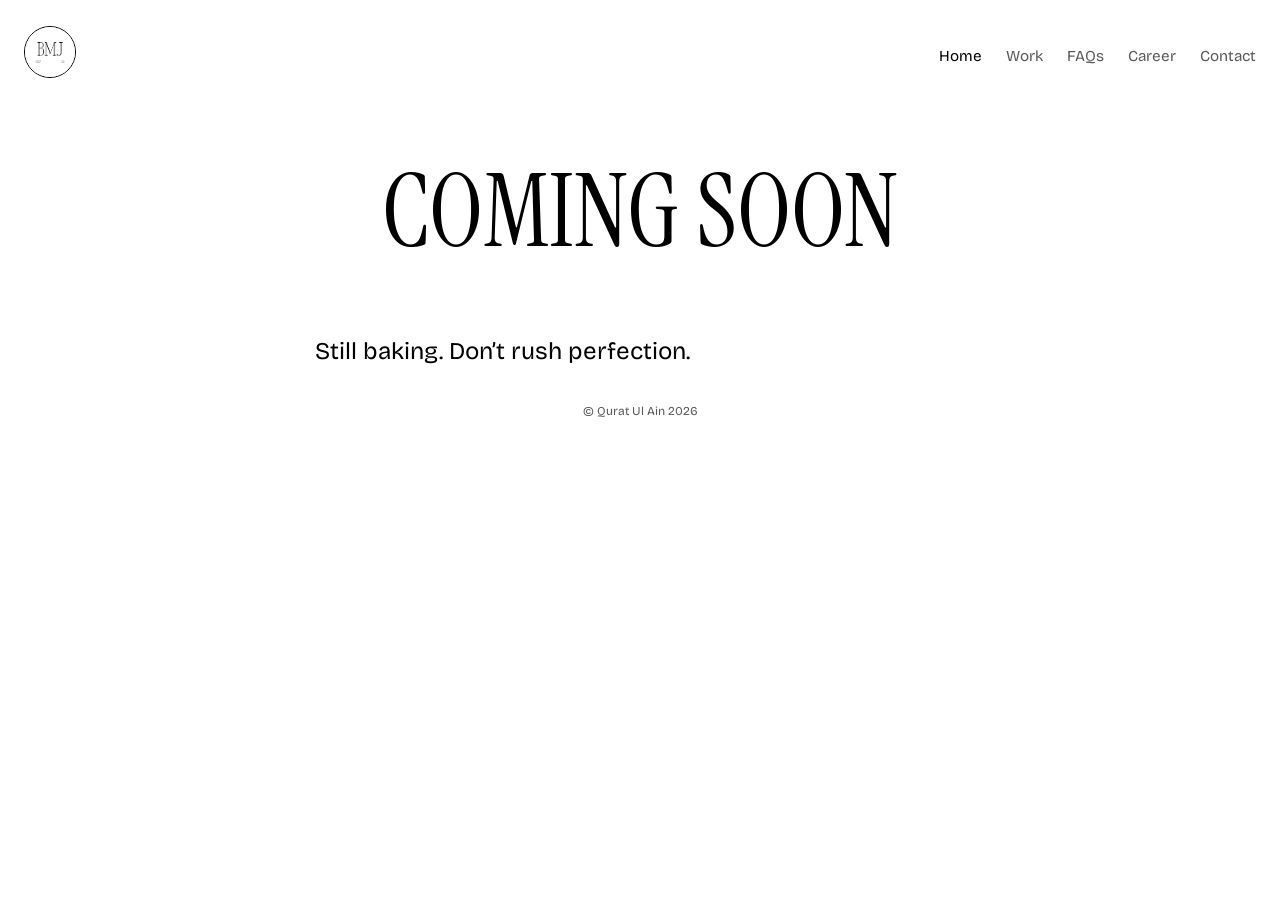
<file: index.html>
<!DOCTYPE html>
<html lang="en">

<head>
    <meta charset="UTF-8">
    <meta name="viewport" content="width=device-width, initial-scale=1.0">
    <meta name="description" content="Homepage of BMJ Creative Studio">
    <title>Home — BMJ Creative Studio</title>
    <link rel="stylesheet" href="css/style.css">
</head>

<body>
    <header class="navbar">
        <div class="logo">
            <img src="assets/images/logo.png" alt="BMJ Creative Studio Logo">
        </div>

        <button class="menu-toggle" aria-label="Toggle menu" type="button" aria-expanded="false"
            aria-controls="site-nav">•••</button>

        <nav class="nav-links" id="site-nav">
            <a href="index.html" class="active" aria-current="page">Home</a>
            <a href="work.html">Work</a>
            <a href="faqs.html">FAQs</a>
            <a href="career.html">Career</a>
            <a href="contact.html">Contact</a>
        </nav>
    </header>
    <main>
      <h1>Coming Soon</h1>
        <p class="intro">Still baking. Don’t rush perfection.</p>
    </main>
      <footer>
        <p>&copy; Qurat Ul Ain 2026</p>
    </footer>
    <script src="js/script.js"></script>
</body>

</html>
</file>
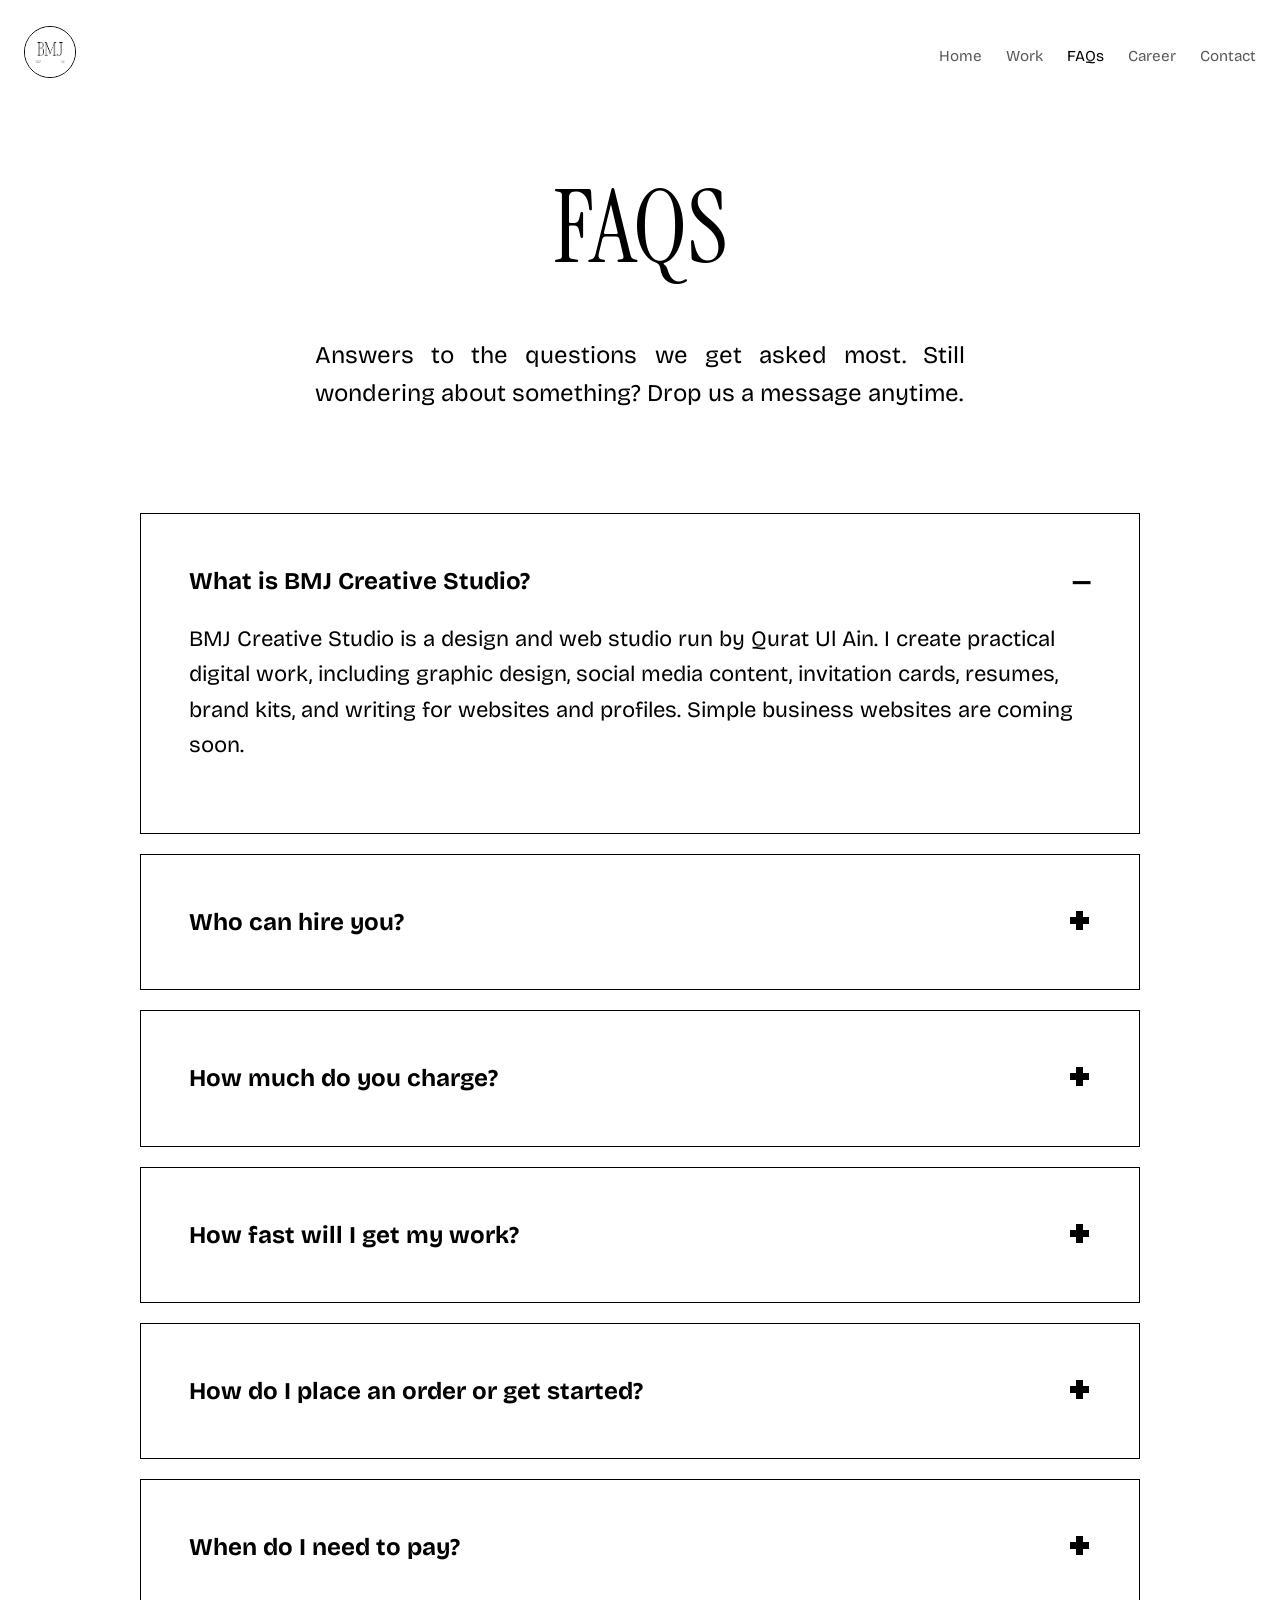
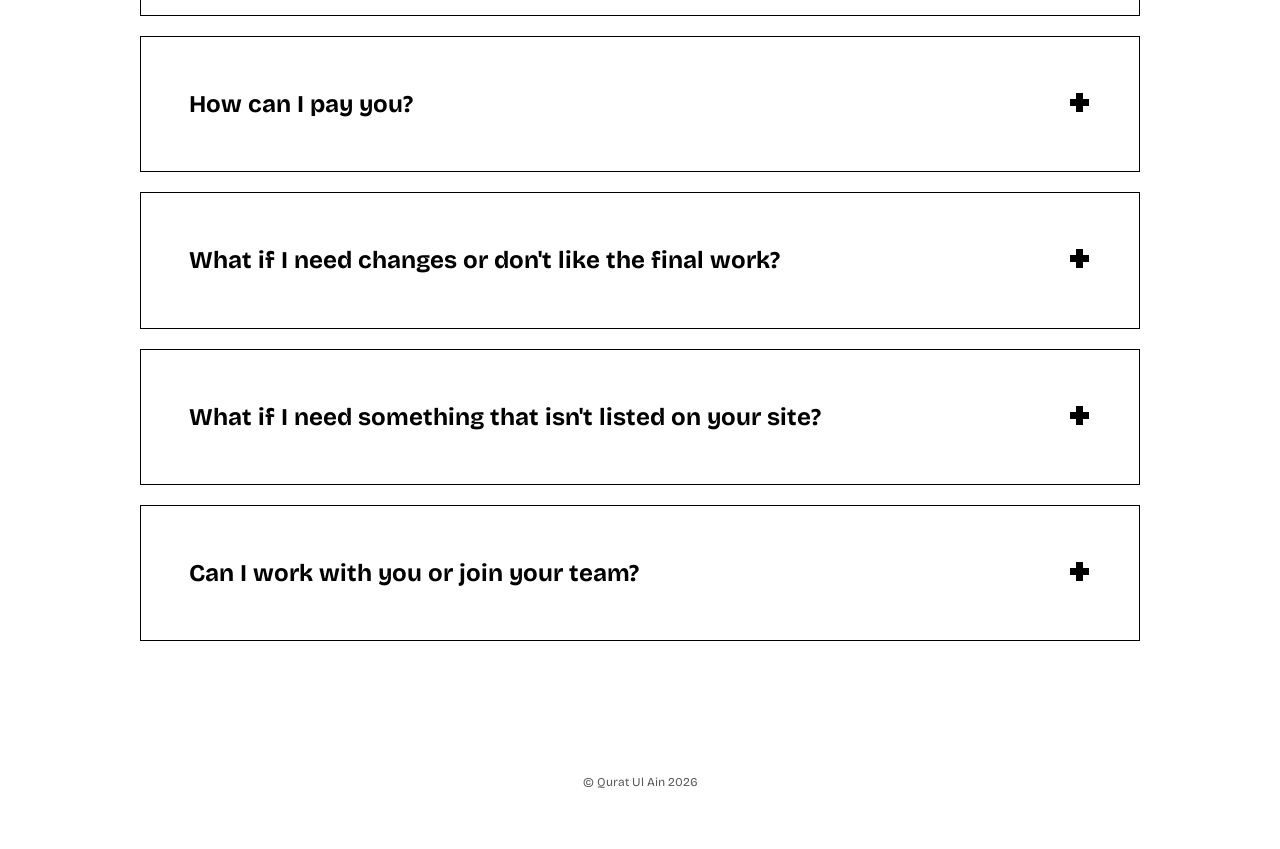
<file: faqs.html>
<!DOCTYPE html>
<html lang="en">

<head>
    <meta charset="UTF-8">
    <meta name="viewport" content="width=device-width, initial-scale=1.0">
    <meta name="description" content="Answers to the questions BMJ Creative Studio gets asked most.">
    <title>FAQs — BMJ Creative Studio</title>
    <link rel="stylesheet" href="css/style.css">
</head>

<body>
    <header class="navbar">
        <div class="logo">
            <img src="assets/images/logo.png" alt="BMJ Creative Studio Logo">
        </div>

        <button class="menu-toggle" aria-label="Toggle menu" type="button" aria-expanded="false"
            aria-controls="site-nav">•••</button>

        <nav class="nav-links" id="site-nav">
            <a href="home.html">Home</a>
            <a href="work.html">Work</a>
            <a href="faqs.html" class="active" aria-current="page">FAQs</a>
            <a href="career.html">Career</a><a href="contact.html">Contact</a>
        </nav>
    </header>
    <main>
        <section class="faqs-section">
            <h1>FAQs</h1>
            <p class="intro">Answers to the questions we get asked most. Still wondering about something? Drop us a
                message anytime.
            </p>

            <div class="faqs">
                <details open>
                    <summary>What is BMJ Creative Studio?</summary>
                    <p>BMJ Creative Studio is a design and web studio run by Qurat Ul Ain. I create practical digital
                        work, including graphic
                        design, social media content, invitation cards, resumes, brand kits, and writing for websites
                        and profiles. Simple
                        business websites are coming soon.</p>
                </details>
                <details>
                    <summary>Who can hire you?</summary>
                    <p>Anyone! I work with individuals, job seekers, freelancers, startups, and small businesses.
                        Whether you need a single
                        polished resume, a set of social media designs, or a brand kit, I scale my approach to fit your
                        needs. No project is too
                        small.</p>
                </details>
                <details>
                    <summary>How much do you charge?</summary>
                    <p>Prices depend on the service and are quoted per task, so you know the exact amount before any
                        work starts. See the
                        Services page for starting prices. Larger projects are quoted individually, and ongoing or
                        custom help is quoted individually.</p>
                </details>
                <details>
                    <summary>How fast will I get my work?</summary>
                    <p>Small tasks like resumes, invitation cards, or social posts usually take 1 to 3 days. Bigger
                        projects like a brand kit
                        take about 3 to 5 days. I'll always confirm the exact delivery time before starting.</p>
                </details>
                <details>
                    <summary>How do I place an order or get started?</summary>
                    <p>Send me a message through the contact page (WhatsApp or email) and tell me what you need. I'll
                        reply with a clear price
                        and timeline, and we can start once you approve.</p>
                </details>
                <details>
                    <summary>When do I need to pay?</summary>
                    <p>For small tasks, payment is made upfront before I start. For bigger projects, like a full
                        website, you pay 50% upfront
                        to get started and the remaining 50% when the work is done.</p>
                </details>
                <details>
                    <summary>How can I pay you?</summary>
                    <p>I accept SadaPay and direct bank transfer, as well as EasyPaisa and JazzCash.</p>
                </details>
                <details>
                    <summary>What if I need changes or don't like the final work?</summary>
                    <p>Every project includes 2 free rounds of changes, so we can adjust things until you're happy with
                        the result. Extra
                        rounds after that are charged at 15% of the project price each.</p>
                </details>
                <details>
                    <summary>What if I need something that isn't listed on your site?</summary>
                    <p>Just ask! I'm happy to take on custom requests that fit my skills, and I'll tell you honestly if
                        something is outside
                        what I can do well.</p>
                </details>
                <details>
                    <summary>Can I work with you or join your team?</summary>
                    <p>Interested in working with BMJ Creative Studio? Send your CV or portfolio through the contact
                        page and tell me which
                        role you're interested in (design, development, marketing, or outreach). I'm building the team
                        gradually and will reply
                        when a project matches your skills. Payment terms are agreed in writing before each project
                        starts.</p>
                </details>
            </div>
        </section>
    </main>
    <footer>
        <p>&copy; Qurat Ul Ain 2026</p>
    </footer>
    <script src="js/script.js"></script>
</body>

</html>
</file>
<file: css/style.css>
/* importing fonts */

/* =========================================
   SANS: Bricolage Grotesque (400, 600, 700)
   ========================================= */
@font-face {
    font-family: "Bricolage Grotesque";
    src: url("../assets/fonts/bricolage-grotesque-v9-latin-regular.woff2") format("woff2");
    font-weight: 400;
    font-style: normal;
    font-display: swap;
}

@font-face {
    font-family: "Bricolage Grotesque";
    src: url("../assets/fonts/bricolage-grotesque-v9-latin-600.woff2") format("woff2");
    font-weight: 600;
    font-style: normal;
    font-display: swap;
}

@font-face {
    font-family: "Bricolage Grotesque";
    src: url("../assets/fonts/bricolage-grotesque-v9-latin-700.woff2") format("woff2");
    font-weight: 700;
    font-style: normal;
    font-display: swap;
}

/* =========================================
   SANS FALLBACK: DM Sans (400, 700)
   ========================================= */
@font-face {
    font-family: "DM Sans";
    src: url("../assets/fonts/DMSans-Regular.ttf") format("truetype");
    font-weight: 400;
    font-style: normal;
    font-display: swap;
}

@font-face {
    font-family: "DM Sans";
    src: url("../assets/fonts/DMSans-Bold.ttf") format("truetype");
    font-weight: 700;
    font-style: normal;
    font-display: swap;
}

/* =========================================
   SERIF: Instrument Serif (400 normal & italic)
   ========================================= */
@font-face {
    font-family: "Instrument Serif";
    src: url("../assets/fonts/InstrumentSerif-Regular.ttf") format("truetype");
    font-weight: 400;
    font-style: normal;
    font-display: swap;
}

@font-face {
    font-family: "Instrument Serif";
    src: url("../assets/fonts/InstrumentSerif-Italic.ttf") format("truetype");
    font-weight: 400;
    font-style: italic;
    font-display: swap;
}

/* =========================================
   SERIF FALLBACK: Playfair Display (400, 400 italic, 700)
   ========================================= */
@font-face {
    font-family: "Playfair Display";
    src: url("../assets/fonts/PlayfairDisplay-Regular.ttf") format("truetype");
    font-weight: 400;
    font-style: normal;
    font-display: swap;
}

@font-face {
    font-family: "Playfair Display";
    src: url("../assets/fonts/PlayfairDisplay-Italic.ttf") format("truetype");
    font-weight: 400;
    font-style: italic;
    font-display: swap;
}

@font-face {
    font-family: "Playfair Display";
    src: url("../assets/fonts/PlayfairDisplay-Bold.ttf") format("truetype");
    font-weight: 700;
    font-style: normal;
    font-display: swap;
}

/* =========================================
   USAGE
   ========================================= */
:root {
    --font-sans: "Bricolage Grotesque", "DM Sans", sans-serif;
    --font-serif: "Instrument Serif", "Playfair Display", serif;
}

body {
    font-family: var(--font-sans);
    font-weight: 400;
}

.font-semibold {
    font-weight: 600;
}

.font-bold {
    font-weight: 700;
}

.font-serif {
    font-family: var(--font-serif);
    font-weight: 400;
}

.font-serif-italic {
    font-family: var(--font-serif);
    font-style: italic;
    font-weight: 400;
}

.font-serif-bold {
    font-family: var(--font-serif);
    font-weight: 700;
}


/* ================================
        STYLES
=================================*/

html,
body {
    overflow-x: clip;
}

body{
    margin: 0;
    padding: 1.5rem;
    box-sizing: border-box;
    font-family: var(--font-sans);
    font-weight: 400;
    /* Normal */
    font-style: normal;
    line-height: 1.6;
}



/* HEADER */

.navbar {
    position: relative;
    height: 64px;
    display: flex;
    align-items: center;
    justify-content: space-between;
}

.logo img{
    width:50px;
    height:50px;
    border-radius:50%;
    border:1px solid black;
}

.nav-links {
    display: flex;
    gap: 1.5rem;
}

.nav-links a {
    color:#595959;
    text-decoration: none;
    font-size: 0.95rem;
}

.nav-links .active{
    color:black;
}

.nav-links a:hover {
    text-decoration: underline;
}

.menu-toggle {
    display: none;
    font-size: 1.5rem;
    background: none;
    border: none;
    cursor: pointer;
}


/* Main */

.faqs-section{
    max-width:1000px;
    margin:0 auto;
}

/* Main page heading */
h1 {
    font-family: var(--font-serif);
    font-weight: 400;
    font-style: normal;
    line-height: 1.15;
    font-size: clamp(50px,10vw, 100px);
    text-align: center;
    margin-bottom: 5%;
    text-transform: uppercase;
}

.intro{
    font-size: clamp(12px, 5vw, 24px);
    font-weight: 400;
    text-align: justify;
    max-width:650px;
    margin:0 auto;
}

.faqs{
    margin:10% auto;
    max-width:1000px;
}

details{
    box-sizing: border-box;
    border: 1px solid black;
    padding: 3rem;
    font-family: inherit;
    margin:2% auto;
}

summary{
    font-weight: 700;
    font-size: 24px;
    cursor: pointer;
    list-style-type:none;
    display: flex;
    justify-content: space-between;
    align-items: center;
    gap: 20px;
}

summary::-webkit-details-marker {
    display: none;
}

summary::after {
    
    content: "🞤";
    /* Change this to any symbol, emoji, or SVG */
}

details[open] summary::after {
    content: "—";
}

.faqs p{
    font-size: clamp(10px, 5vw, 22px);
}

footer{
    padding: 20px 50px;
    text-align: center;
    color: #595959;
    font-size: 12px;
}

@media (max-width:768px) {
    .menu-toggle {
            display: block;
        }
    
        .nav-links {
            position: absolute;
            top: 64px;
            left:100%;
            width: 100%;
            background: white;
            border:1px solid black;
            flex-direction: column;
            gap: 0;
            transform: translateX(0);
            visibility: hidden;
            transition: transform 0.3s ease, visibility 0.1s ease;
        }
    
        .nav-links a {
            padding: 1rem 1.5rem;
            border-bottom: 1px solid black;
        }
    
        .nav-links.active {
            transform: translateX(-100%);
            visibility: visible;
        }

        details{
            padding:1.5rem;
        }
}
</file>
